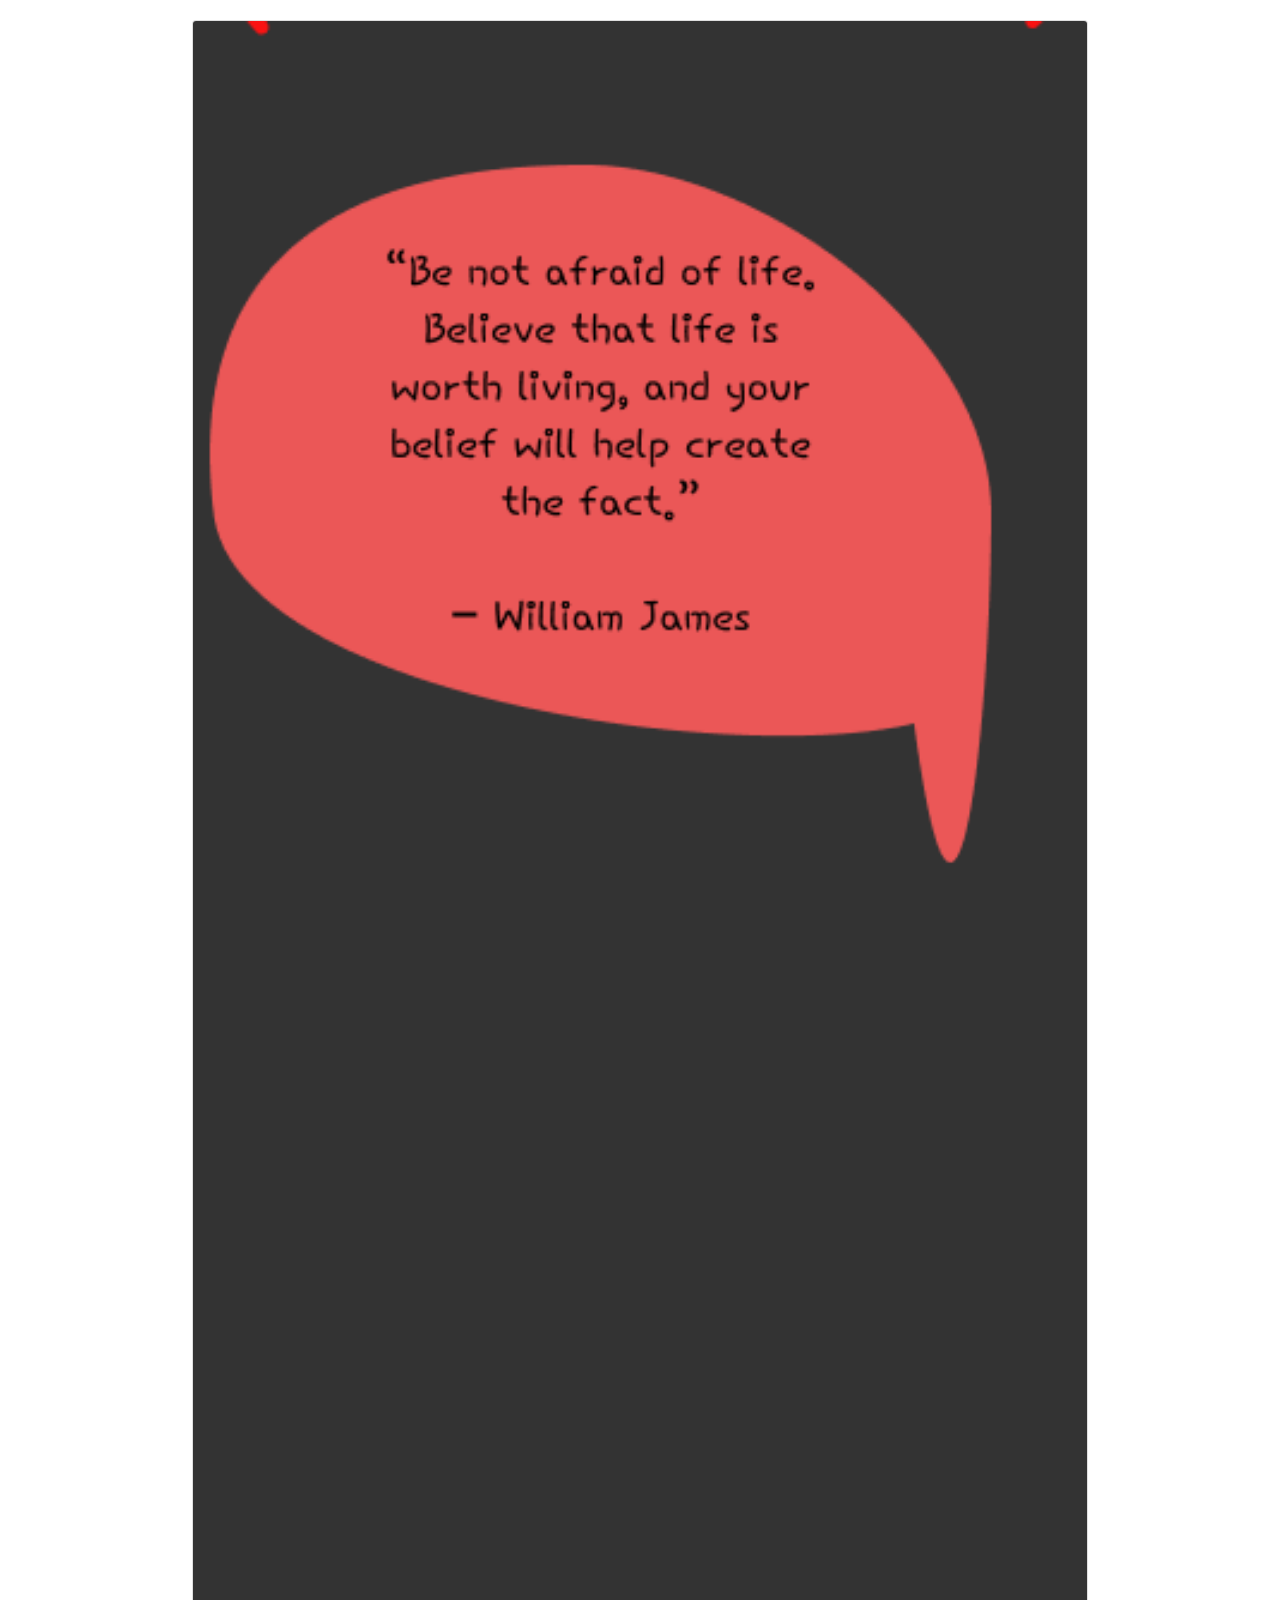
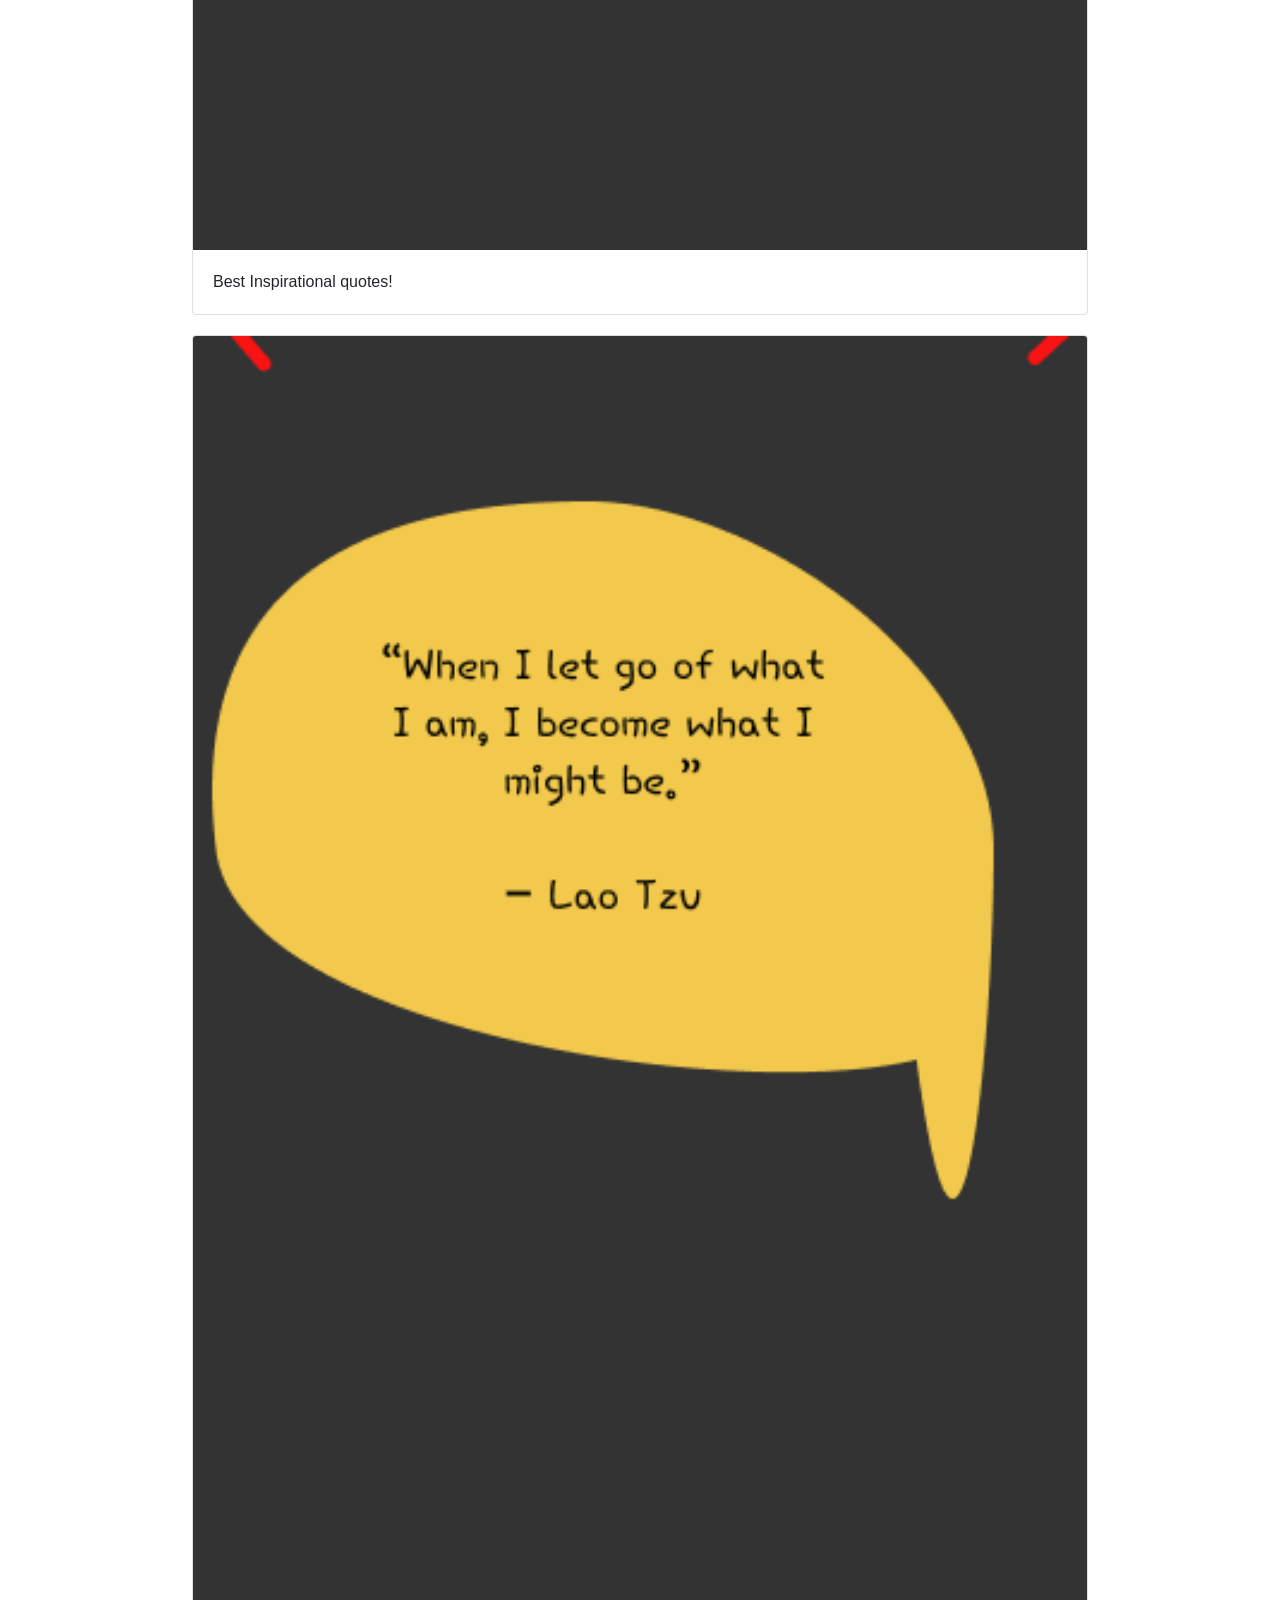
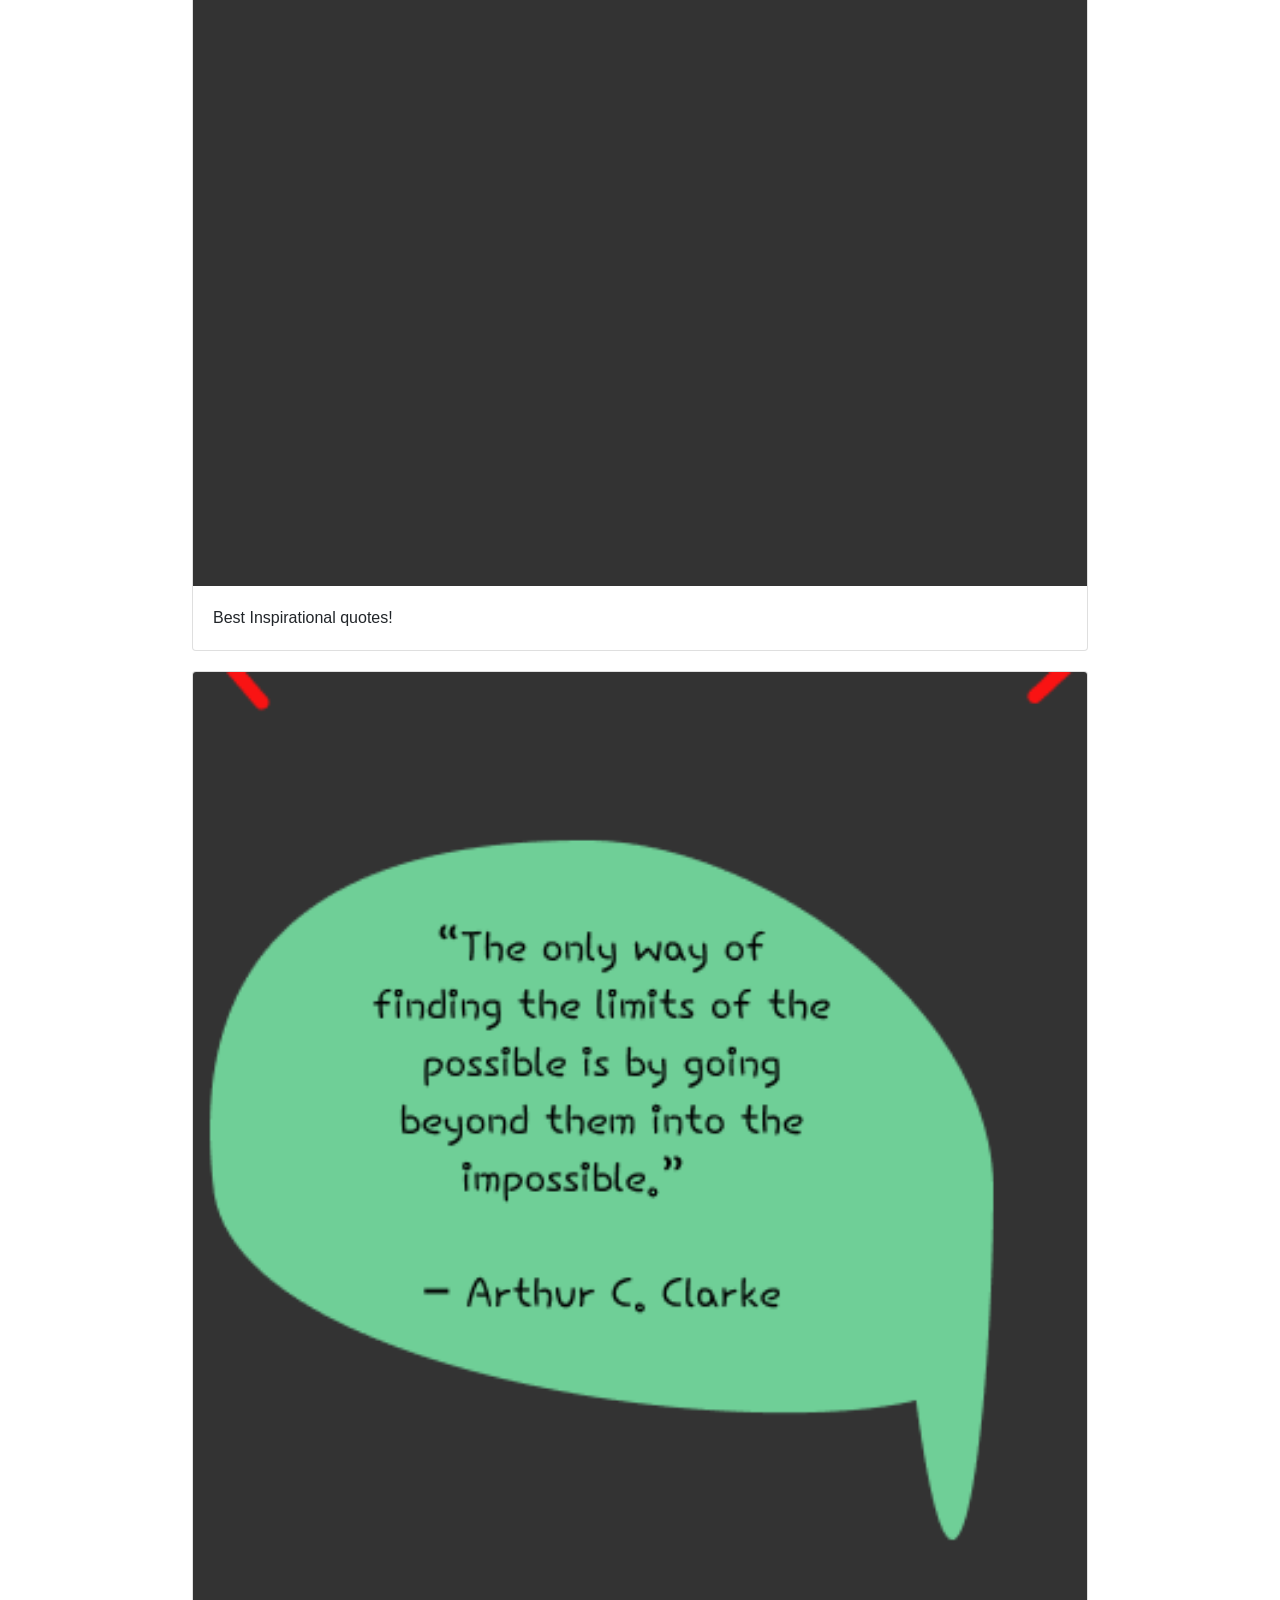
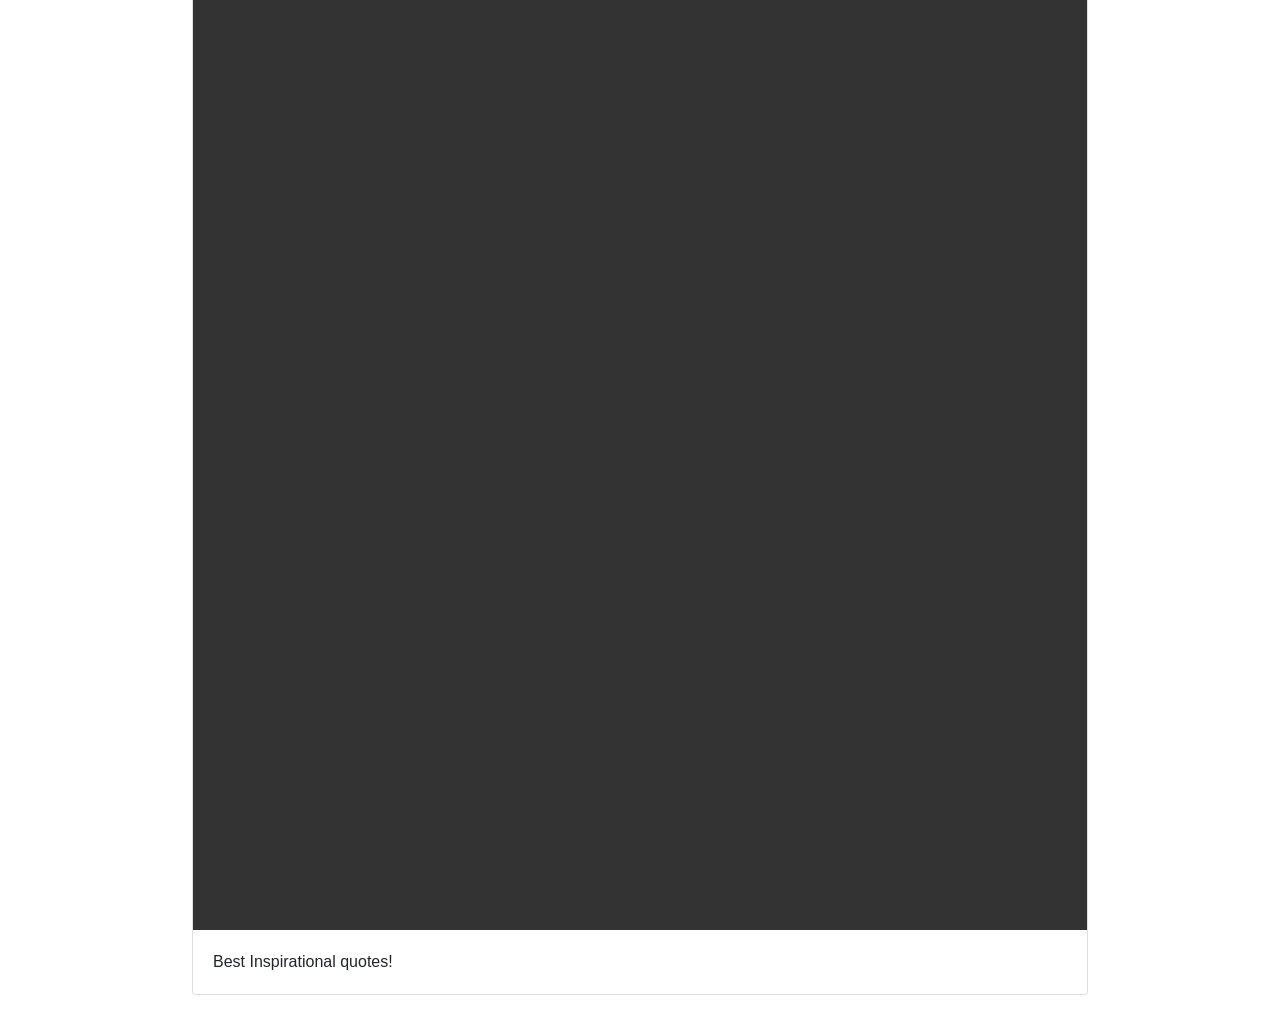
<file: inspiration.html>
<!doctype html>
<html lang="en">

<head>
    <!-- Required meta tags -->
    <meta charset="utf-8">
    <meta name="viewport" content="width=device-width, initial-scale=1, shrink-to-fit=no">

    <!-- Bootstrap CSS -->
    <link rel="stylesheet" href="https://cdn.jsdelivr.net/npm/bootstrap@4.5.3/dist/css/bootstrap.min.css"
        integrity="sha384-TX8t27EcRE3e/ihU7zmQxVncDAy5uIKz4rEkgIXeMed4M0jlfIDPvg6uqKI2xXr2" crossorigin="anonymous">

    <link rel="stylesheet" href="./style.css">
    <link rel="manifest" href="./manifest.json">

    <title>Awesome Quotes!</title>
</head>

<body>

        <div class="card">
            <a data-toggle="modal" data-target="#exampleModal">
                <img src="./X - 8.png" class="card-img-top" alt="...">
                <div class="card-body">
                    <p class="card-text">Best Inspirational quotes!</p>
                </div>
            </a>
        </div>

        <div class="card">
            <a data-toggle="modal" data-target="#descriptionModal2">
                <img src="./X - 10.png" class="card-img-top" alt="...">
                <div class="card-body">
                    <p class="card-text" text=center>Best Inspirational quotes!</p>
                </div>
            </a>
        </div>
        <div class="card">
            <img src="./X - 11.png" class="card-img-top" alt="...">
            <div class="card-body">
                <p class="card-text">Best Inspirational quotes!</p>
            </div>
        </div>

    <!-- Option 1: jQuery and Bootstrap Bundle (includes Popper) -->
    <script src="https://code.jquery.com/jquery-3.5.1.slim.min.js"
        integrity="sha384-DfXdz2htPH0lsSSs5nCTpuj/zy4C+OGpamoFVy38MVBnE+IbbVYUew+OrCXaRkfj"
        crossorigin="anonymous"></script>
    <script src="https://cdn.jsdelivr.net/npm/bootstrap@4.5.3/dist/js/bootstrap.bundle.min.js"
        integrity="sha384-ho+j7jyWK8fNQe+A12Hb8AhRq26LrZ/JpcUGGOn+Y7RsweNrtN/tE3MoK7ZeZDyx"
        crossorigin="anonymous"></script>

    <!-- Option 2: jQuery, Popper.js, and Bootstrap JS
    <script src="https://code.jquery.com/jquery-3.5.1.slim.min.js" integrity="sha384-DfXdz2htPH0lsSSs5nCTpuj/zy4C+OGpamoFVy38MVBnE+IbbVYUew+OrCXaRkfj" crossorigin="anonymous"></script>
    <script src="https://cdn.jsdelivr.net/npm/popper.js@1.16.1/dist/umd/popper.min.js" integrity="sha384-9/reFTGAW83EW2RDu2S0VKaIzap3H66lZH81PoYlFhbGU+6BZp6G7niu735Sk7lN" crossorigin="anonymous"></script>
    <script src="https://cdn.jsdelivr.net/npm/bootstrap@4.5.3/dist/js/bootstrap.min.js" integrity="sha384-w1Q4orYjBQndcko6MimVbzY0tgp4pWB4lZ7lr30WKz0vr/aWKhXdBNmNb5D92v7s" crossorigin="anonymous"></script>
    -->
</body>

</html>
</file>
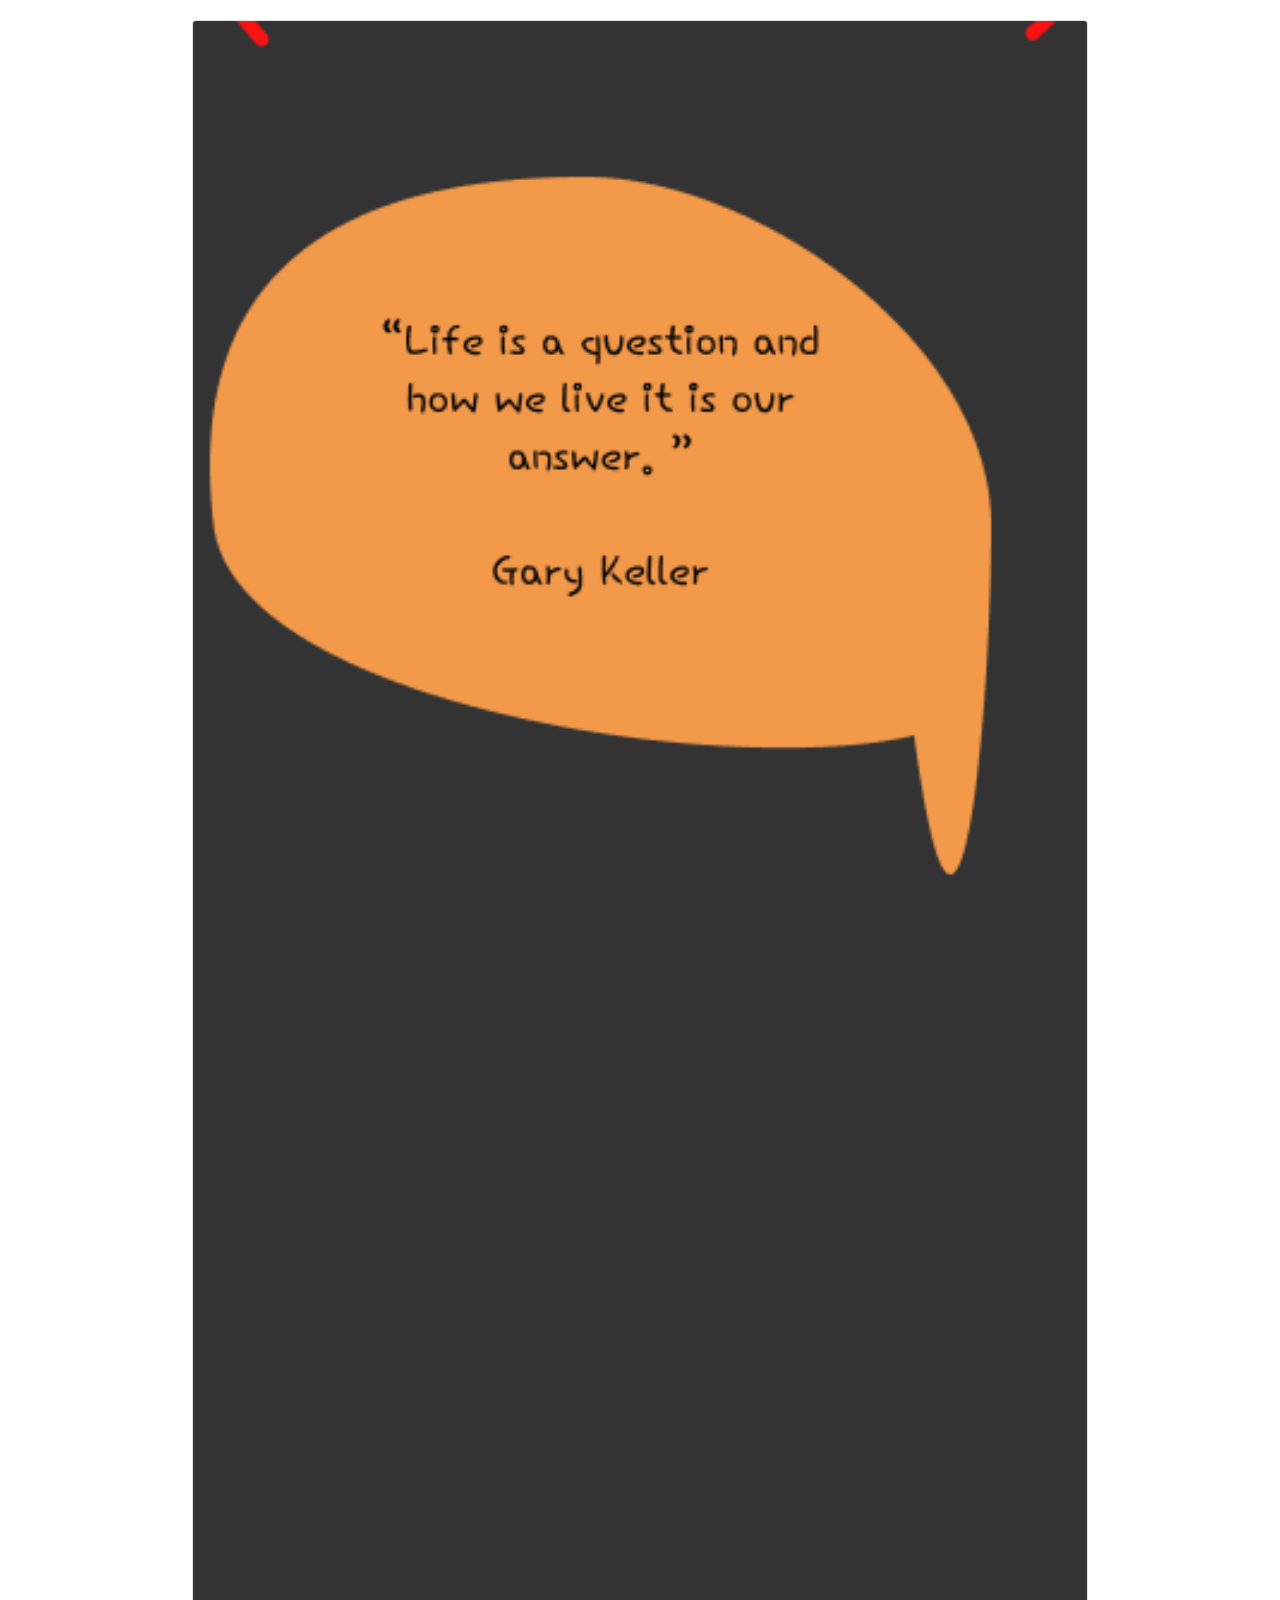
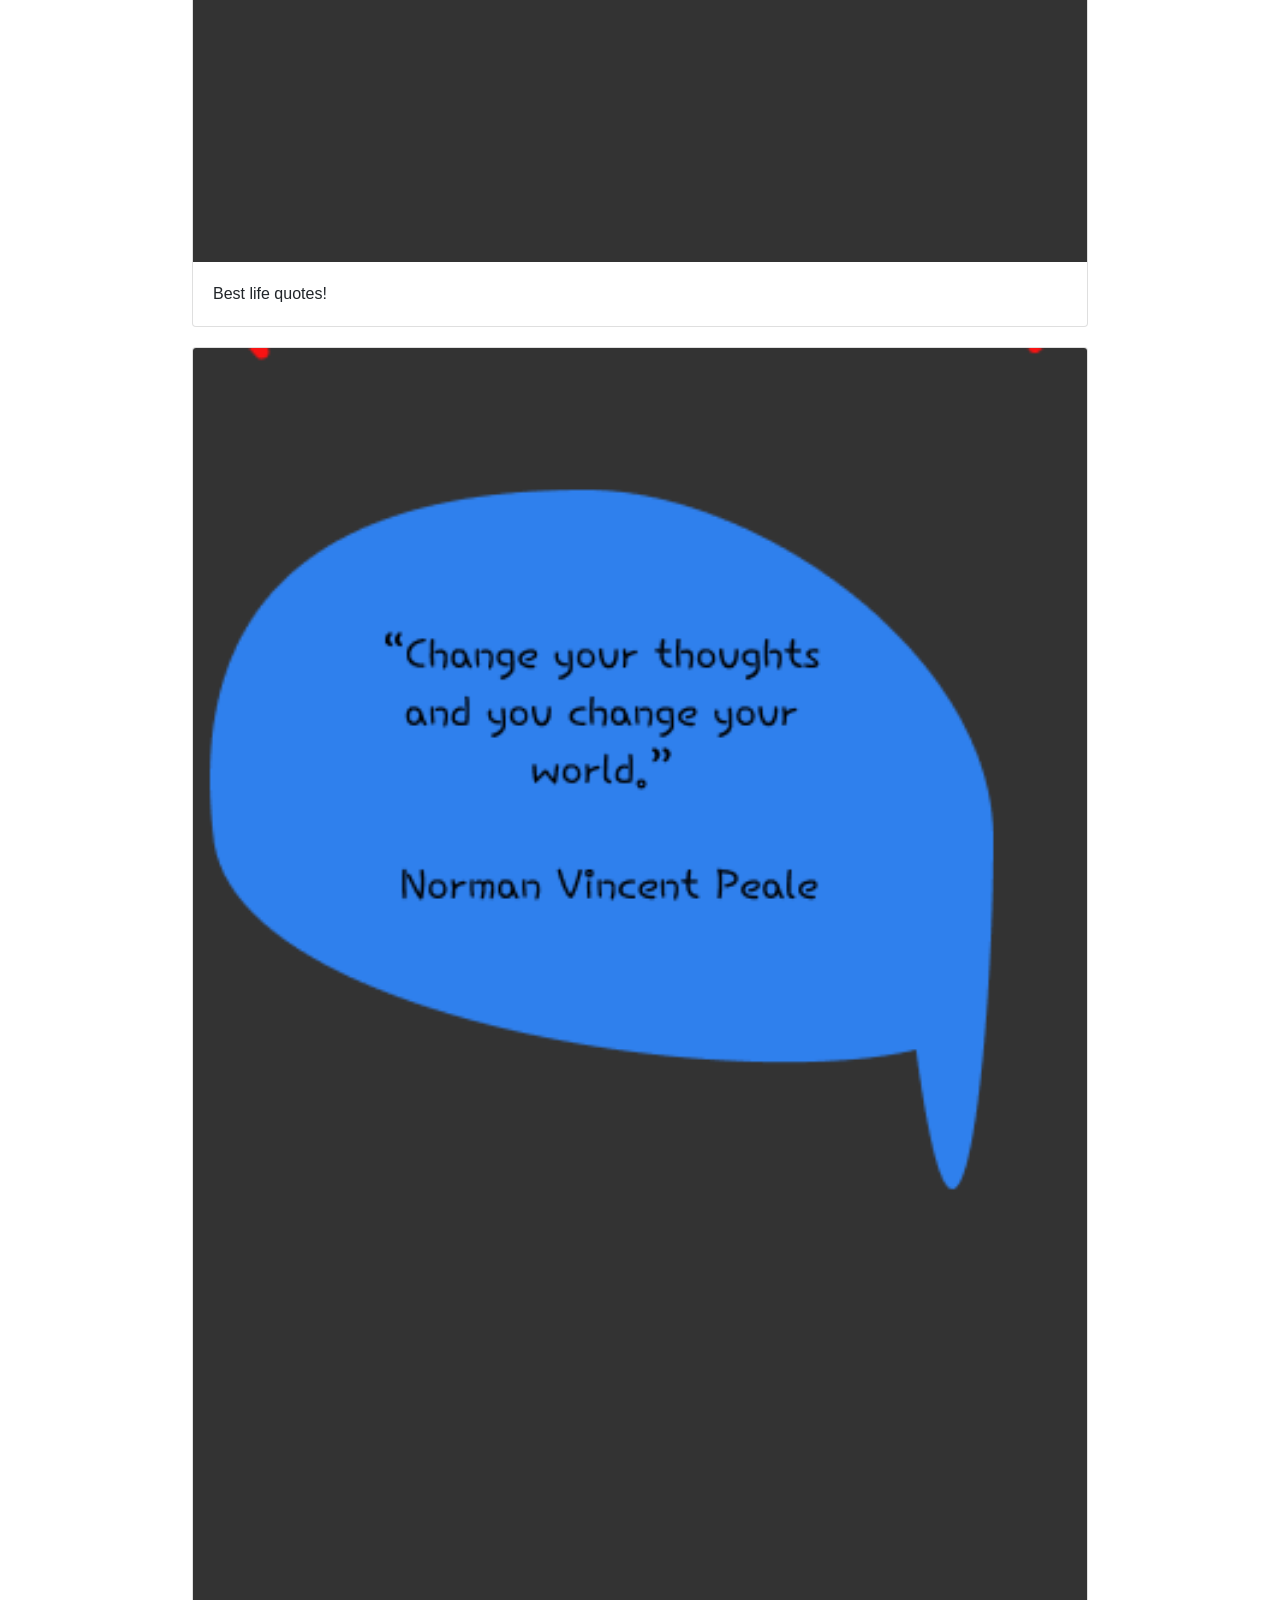
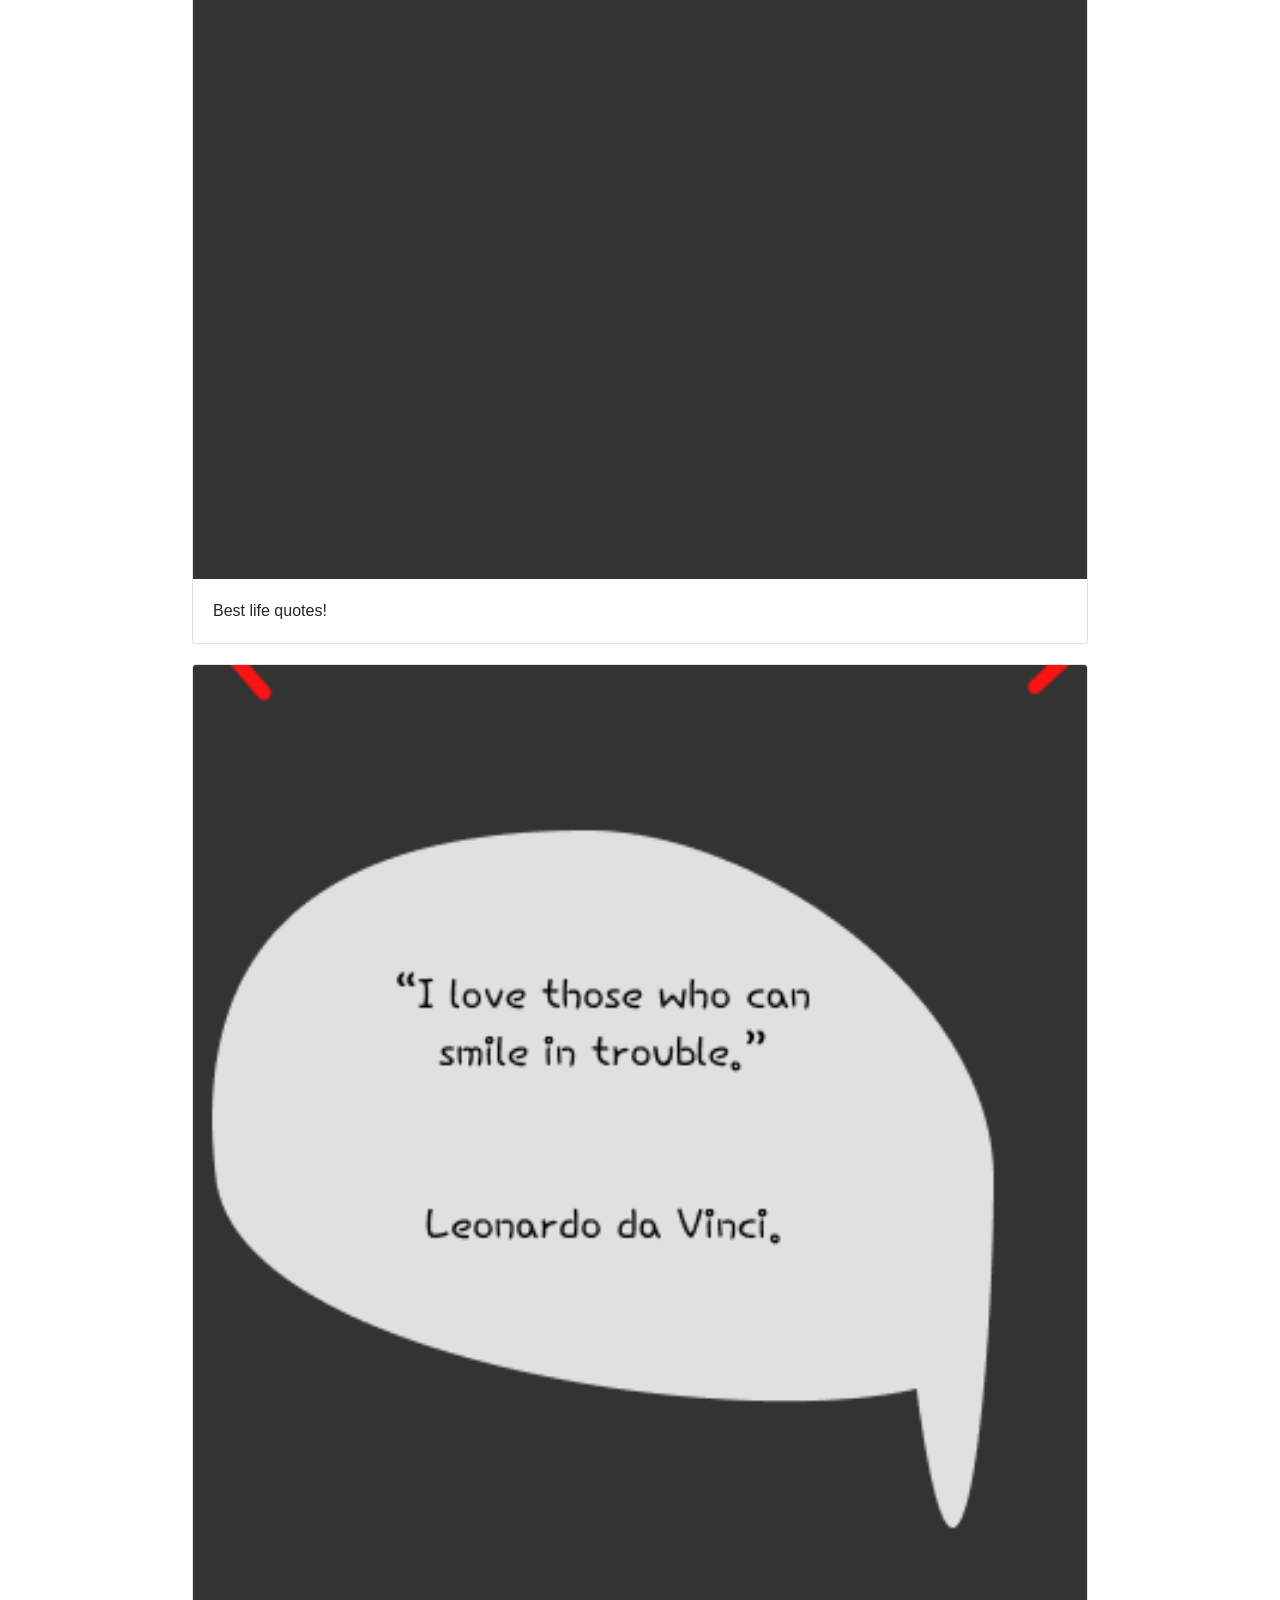
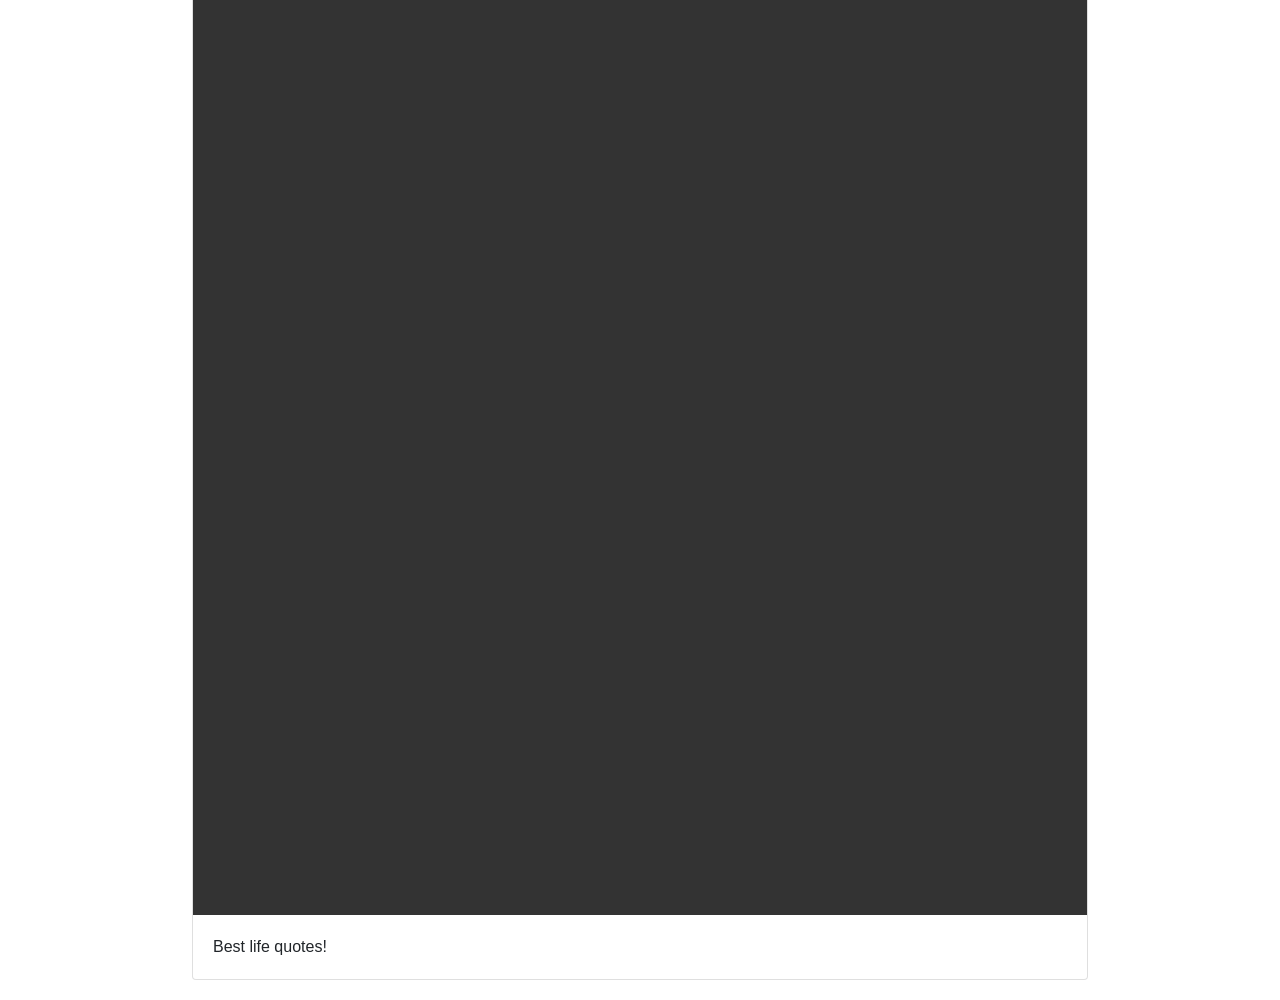
<file: life.html>
<!doctype html>
<html lang="en">

<head>
    <!-- Required meta tags -->
    <meta charset="utf-8">
    <meta name="viewport" content="width=device-width, initial-scale=1, shrink-to-fit=no">

    <!-- Bootstrap CSS -->
    <link rel="stylesheet" href="https://cdn.jsdelivr.net/npm/bootstrap@4.5.3/dist/css/bootstrap.min.css"
        integrity="sha384-TX8t27EcRE3e/ihU7zmQxVncDAy5uIKz4rEkgIXeMed4M0jlfIDPvg6uqKI2xXr2" crossorigin="anonymous">

    <link rel="stylesheet" href="./style.css">
    <link rel="manifest" href="./manifest.json">

    <title>Awesome Quotes!</title>
</head>

<body>

        <div class="card">
            <a data-toggle="modal" data-target="#exampleModal">
                <img src="./X - 9.png" class="card-img-top" alt="...">
                <div class="card-body">
                    <p class="card-text">Best life quotes!</p>
                </div>
            </a>
        </div>

        <div class="card">
            <a data-toggle="modal" data-target="#descriptionModal2">
                <img src="./X - 4.png" class="card-img-top" alt="...">
                <div class="card-body">
                    <p class="card-text" text=center>Best life quotes!</p>
                </div>
            </a>
        </div>
        <div class="card">
            <img src="./X - 7.png" class="card-img-top" alt="...">
            <div class="card-body">
                <p class="card-text">Best life quotes!</p>
            </div>
        </div>

    <!-- Option 1: jQuery and Bootstrap Bundle (includes Popper) -->
    <script src="https://code.jquery.com/jquery-3.5.1.slim.min.js"
        integrity="sha384-DfXdz2htPH0lsSSs5nCTpuj/zy4C+OGpamoFVy38MVBnE+IbbVYUew+OrCXaRkfj"
        crossorigin="anonymous"></script>
    <script src="https://cdn.jsdelivr.net/npm/bootstrap@4.5.3/dist/js/bootstrap.bundle.min.js"
        integrity="sha384-ho+j7jyWK8fNQe+A12Hb8AhRq26LrZ/JpcUGGOn+Y7RsweNrtN/tE3MoK7ZeZDyx"
        crossorigin="anonymous"></script>

    <!-- Option 2: jQuery, Popper.js, and Bootstrap JS
    <script src="https://code.jquery.com/jquery-3.5.1.slim.min.js" integrity="sha384-DfXdz2htPH0lsSSs5nCTpuj/zy4C+OGpamoFVy38MVBnE+IbbVYUew+OrCXaRkfj" crossorigin="anonymous"></script>
    <script src="https://cdn.jsdelivr.net/npm/popper.js@1.16.1/dist/umd/popper.min.js" integrity="sha384-9/reFTGAW83EW2RDu2S0VKaIzap3H66lZH81PoYlFhbGU+6BZp6G7niu735Sk7lN" crossorigin="anonymous"></script>
    <script src="https://cdn.jsdelivr.net/npm/bootstrap@4.5.3/dist/js/bootstrap.min.js" integrity="sha384-w1Q4orYjBQndcko6MimVbzY0tgp4pWB4lZ7lr30WKz0vr/aWKhXdBNmNb5D92v7s" crossorigin="anonymous"></script>
    -->
</body>

</html>
</file>
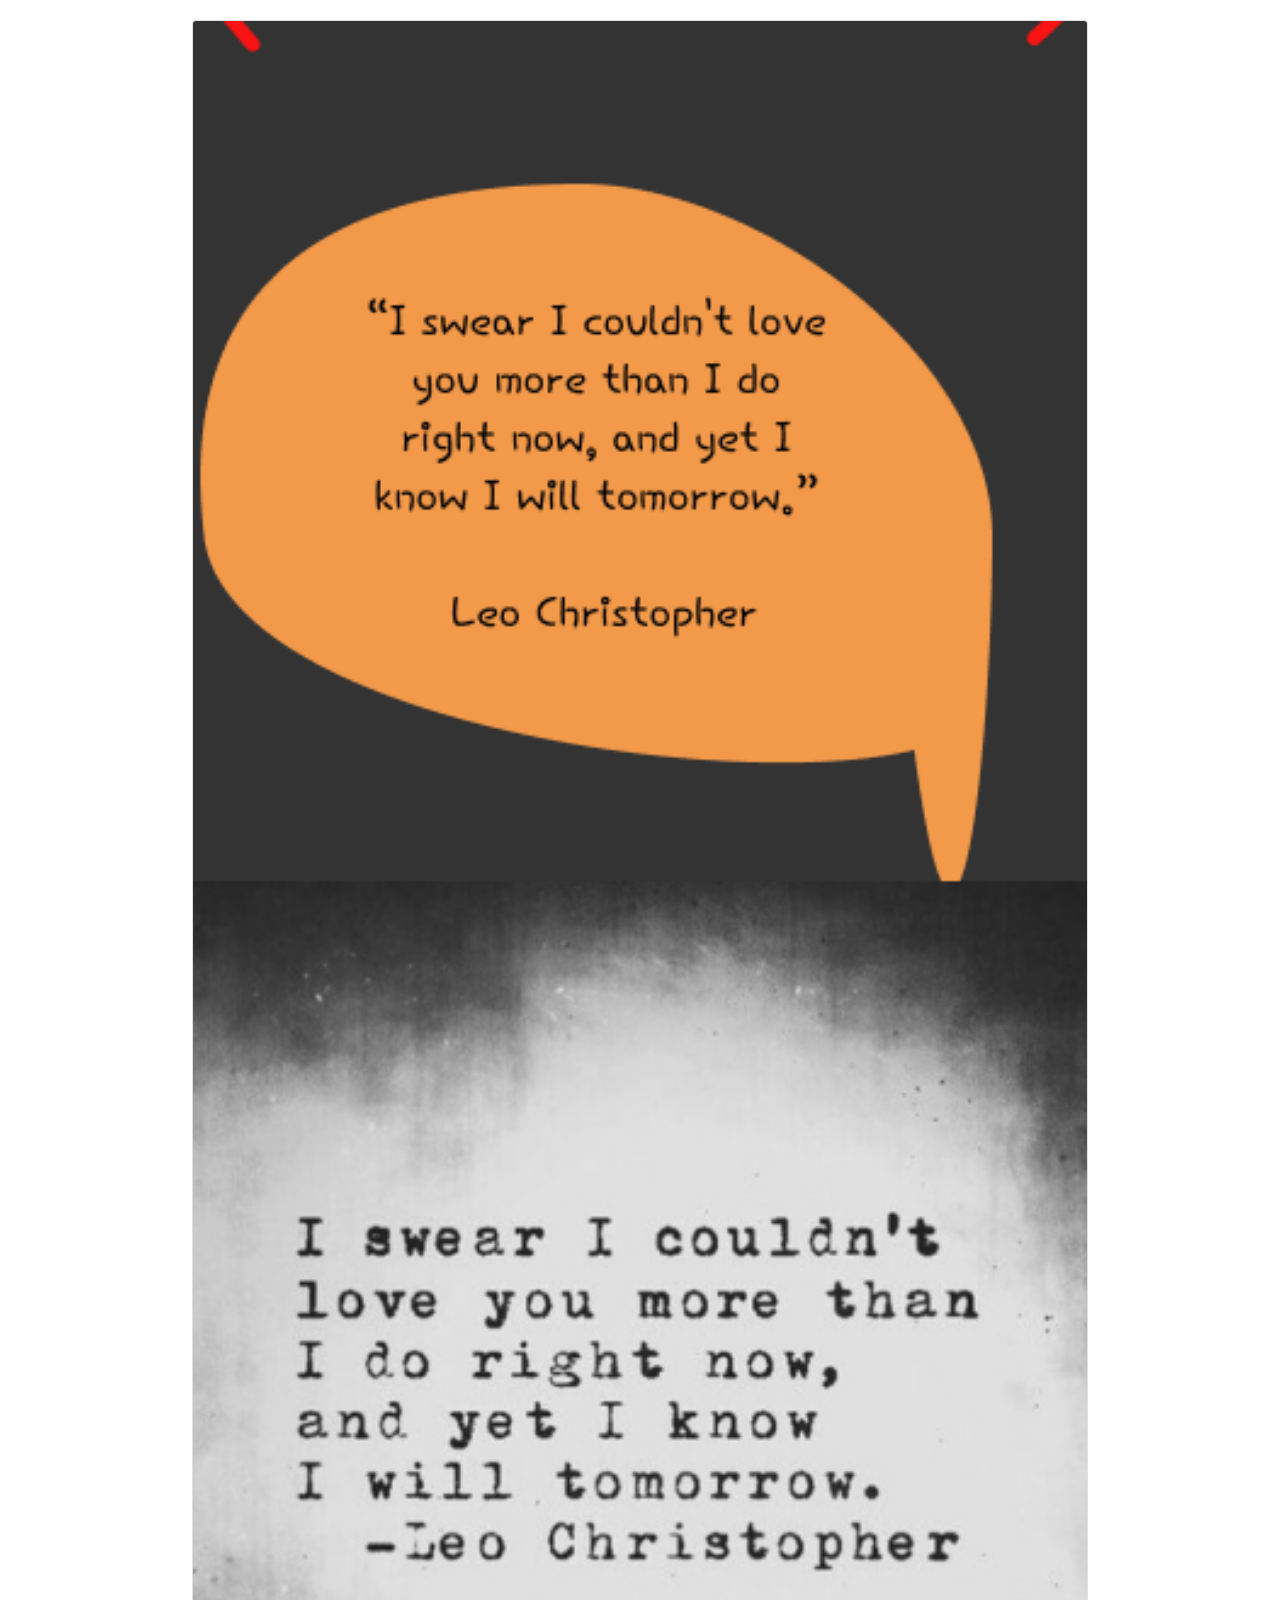
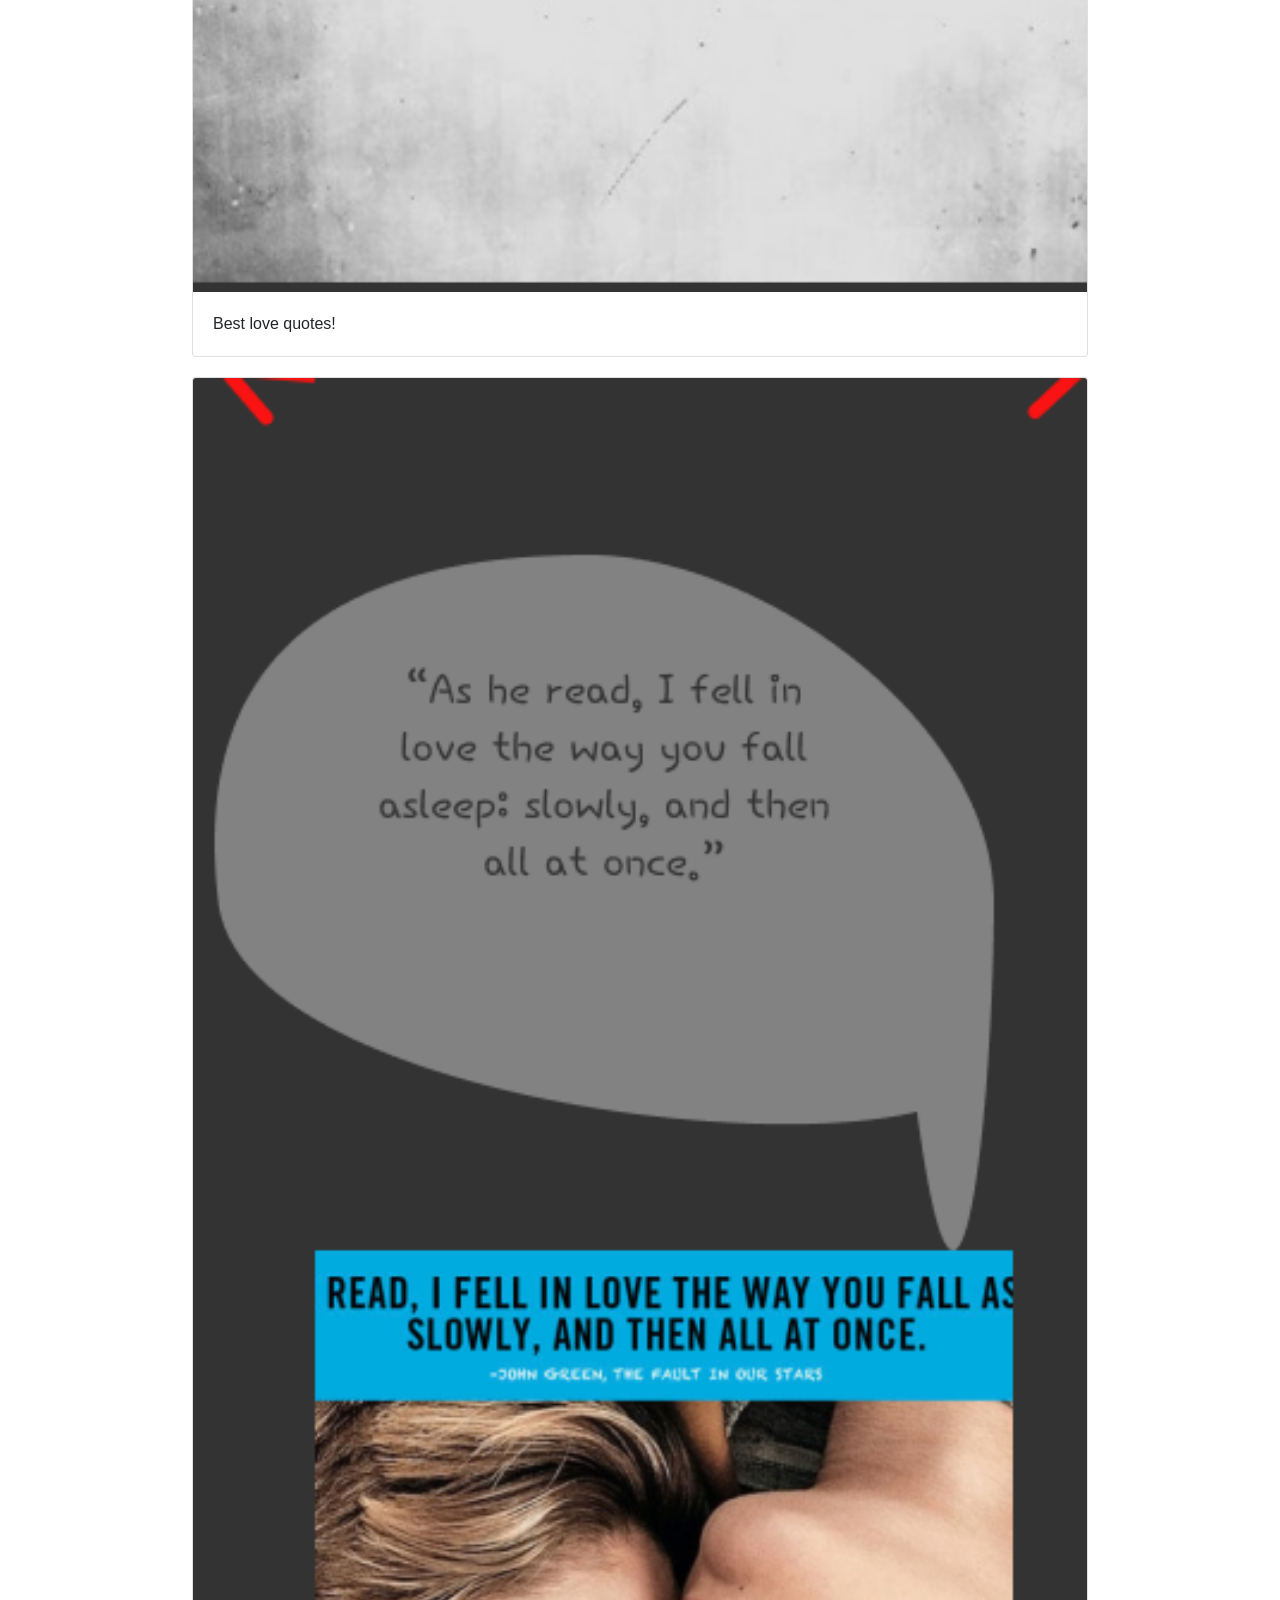
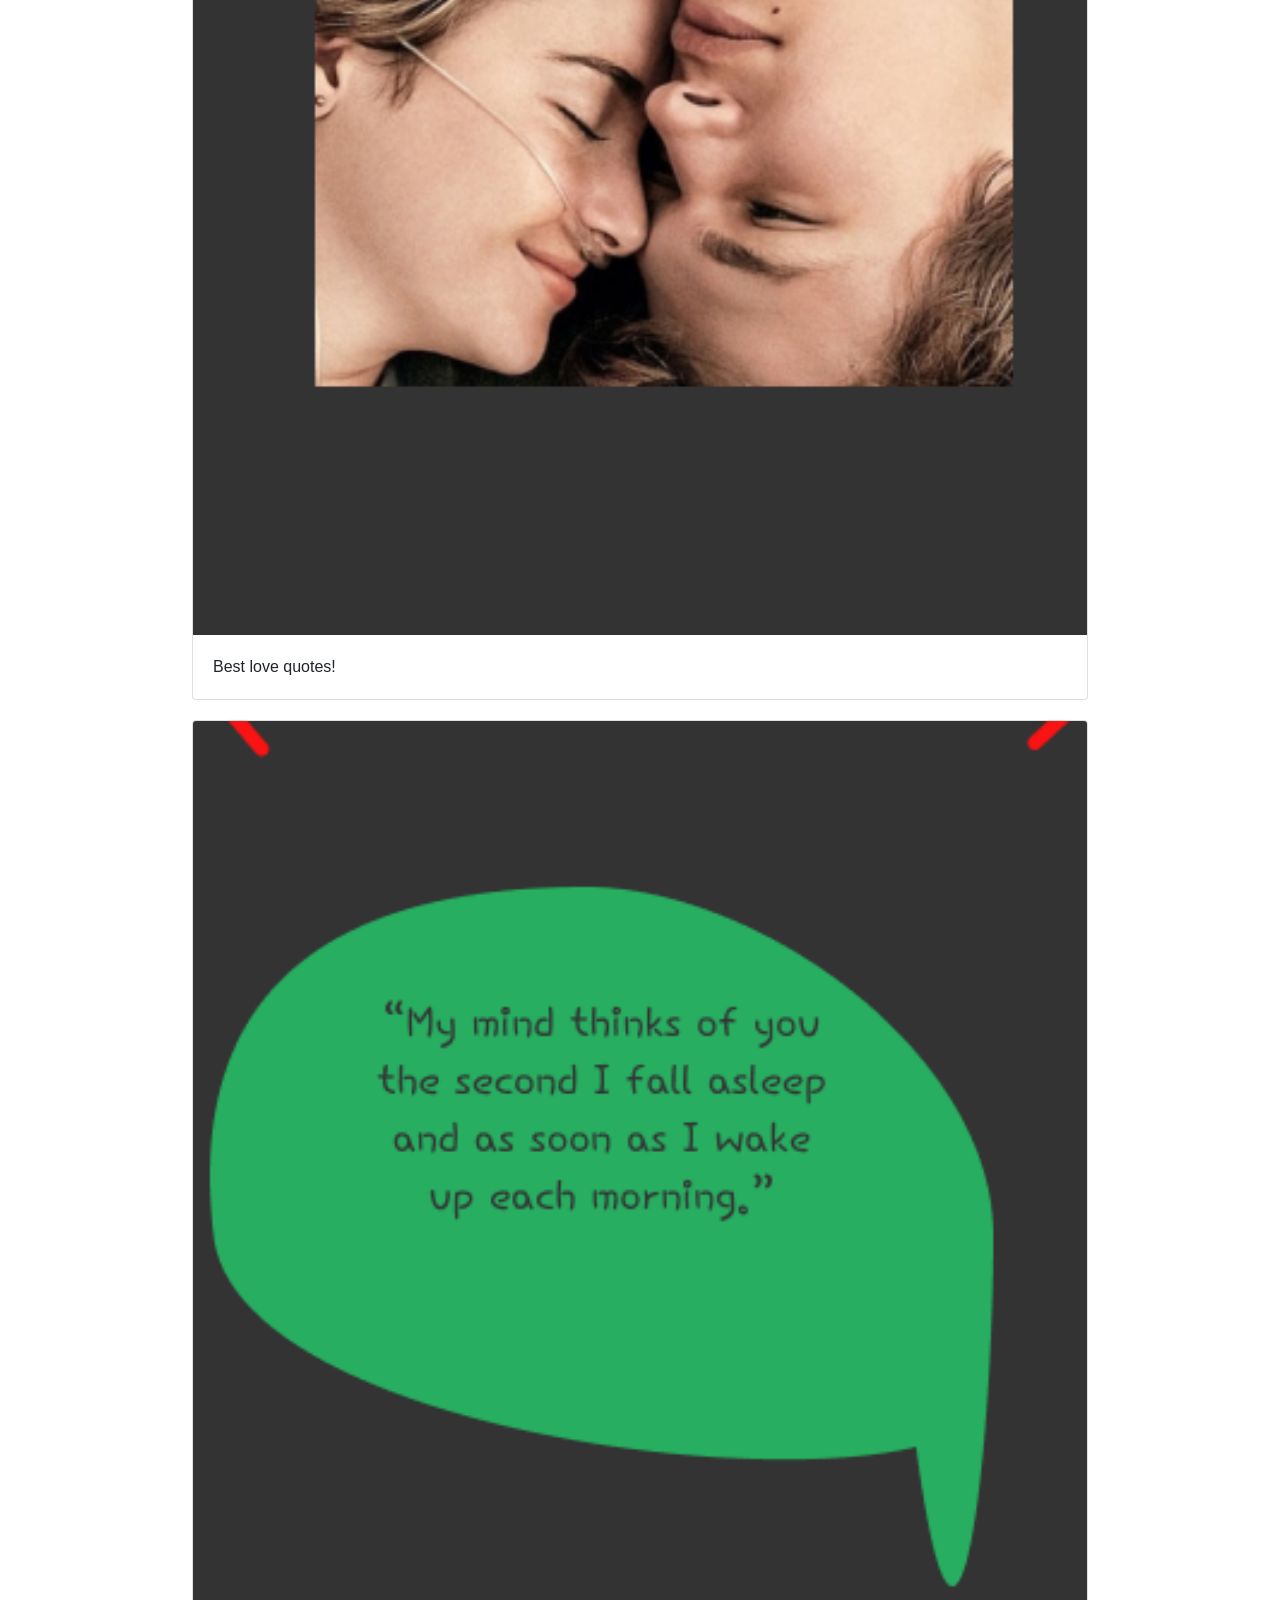
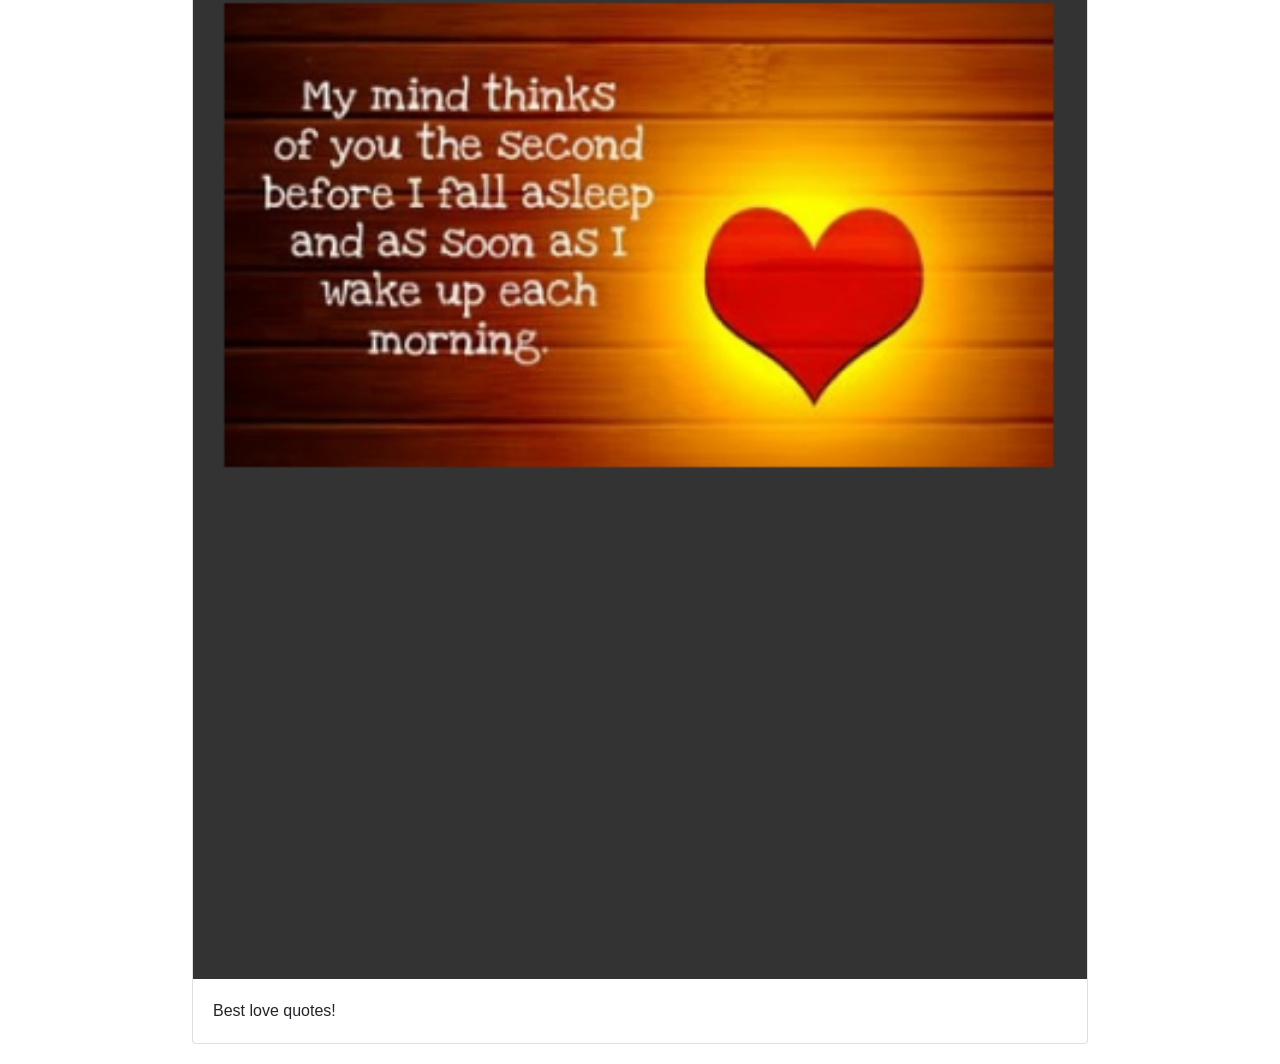
<file: love.html>
<!doctype html>
<html lang="en">

<head>
    <!-- Required meta tags -->
    <meta charset="utf-8">
    <meta name="viewport" content="width=device-width, initial-scale=1, shrink-to-fit=no">

    <!-- Bootstrap CSS -->
    <link rel="stylesheet" href="https://cdn.jsdelivr.net/npm/bootstrap@4.5.3/dist/css/bootstrap.min.css"
        integrity="sha384-TX8t27EcRE3e/ihU7zmQxVncDAy5uIKz4rEkgIXeMed4M0jlfIDPvg6uqKI2xXr2" crossorigin="anonymous">

    <link rel="stylesheet" href="./style.css">
    <link rel="manifest" href="./manifest.json">

    <title>Awesome Quotes!</title>
</head>

<body>

        <div class="card">
            <a data-toggle="modal" data-target="#exampleModal">
                <img src="./X - 3.png" class="card-img-top" alt="...">
                <div class="card-body">
                    <p class="card-text">Best love quotes!</p>
                </div>
            </a>
        </div>

        <div class="card">
            <a data-toggle="modal" data-target="#descriptionModal2">
                <img src="./Frame 5.png" class="card-img-top" alt="...">
                <div class="card-body">
                    <p class="card-text" text=center>Best love quotes!</p>
                </div>
            </a>
        </div>
        <div class="card">
            <img src="./Frame 6.png" class="card-img-top" alt="...">
            <div class="card-body">
                <p class="card-text">Best love quotes!</p>
            </div>
        </div>

    <!-- Option 1: jQuery and Bootstrap Bundle (includes Popper) -->
    <script src="https://code.jquery.com/jquery-3.5.1.slim.min.js"
        integrity="sha384-DfXdz2htPH0lsSSs5nCTpuj/zy4C+OGpamoFVy38MVBnE+IbbVYUew+OrCXaRkfj"
        crossorigin="anonymous"></script>
    <script src="https://cdn.jsdelivr.net/npm/bootstrap@4.5.3/dist/js/bootstrap.bundle.min.js"
        integrity="sha384-ho+j7jyWK8fNQe+A12Hb8AhRq26LrZ/JpcUGGOn+Y7RsweNrtN/tE3MoK7ZeZDyx"
        crossorigin="anonymous"></script>

    <!-- Option 2: jQuery, Popper.js, and Bootstrap JS
    <script src="https://code.jquery.com/jquery-3.5.1.slim.min.js" integrity="sha384-DfXdz2htPH0lsSSs5nCTpuj/zy4C+OGpamoFVy38MVBnE+IbbVYUew+OrCXaRkfj" crossorigin="anonymous"></script>
    <script src="https://cdn.jsdelivr.net/npm/popper.js@1.16.1/dist/umd/popper.min.js" integrity="sha384-9/reFTGAW83EW2RDu2S0VKaIzap3H66lZH81PoYlFhbGU+6BZp6G7niu735Sk7lN" crossorigin="anonymous"></script>
    <script src="https://cdn.jsdelivr.net/npm/bootstrap@4.5.3/dist/js/bootstrap.min.js" integrity="sha384-w1Q4orYjBQndcko6MimVbzY0tgp4pWB4lZ7lr30WKz0vr/aWKhXdBNmNb5D92v7s" crossorigin="anonymous"></script>
    -->
</body>

</html>
</file>
<file: style.css>
nav {
  background: #ffffff;
  box-shadow: 0px 4px 4px rgba(0, 0, 0, 0.25);
  border-radius: 0px 0px 30px 0px;
}

.navbar-toggler {
    border: none;
}

.navbar-brand {
    margin: auto;
}

.card {
    width: 70%;
    margin: 20px auto;
}

.modal-content {
    border: none;
    background: #FFFFFF;
    border-radius: 29px;
}

.description-image {
    width: 75%;
    margin: auto;
    display: block;
}

.description-text {
    margin-bottom: 40px;
}
a.btn1{
    width: 502px;
    height: 62px;
    background: #56CCF2;
    border-radius: 17px;
    padding: 10px 20px;
    color:var(--dark-color); 
    text-decoration:none; 
    font-weight:bold;
    text-align:center; 
    font-size:45px;
    line-height:45px; 
}
a.btn2{
    width: 502px;
    height: 62px;
    background: red;
    border-radius: 17px;
    padding: 10px 20px;
    color:var(--dark-color); 
    text-decoration:none; 
    font-weight:bold;
    text-align:center;
    font-size:45px;
    line-height:45px; 
}
a.btn3{
    width: 502px;
    height: 62px;
    background: blueviolet;
    border-radius: 17px;
    padding: 10px 20px;
    color:var(--dark-color); 
    text-decoration:none; 
    font-weight:bold;
    text-align:center;
    font-size:45px;
    line-height:45px; 
}
</file>
